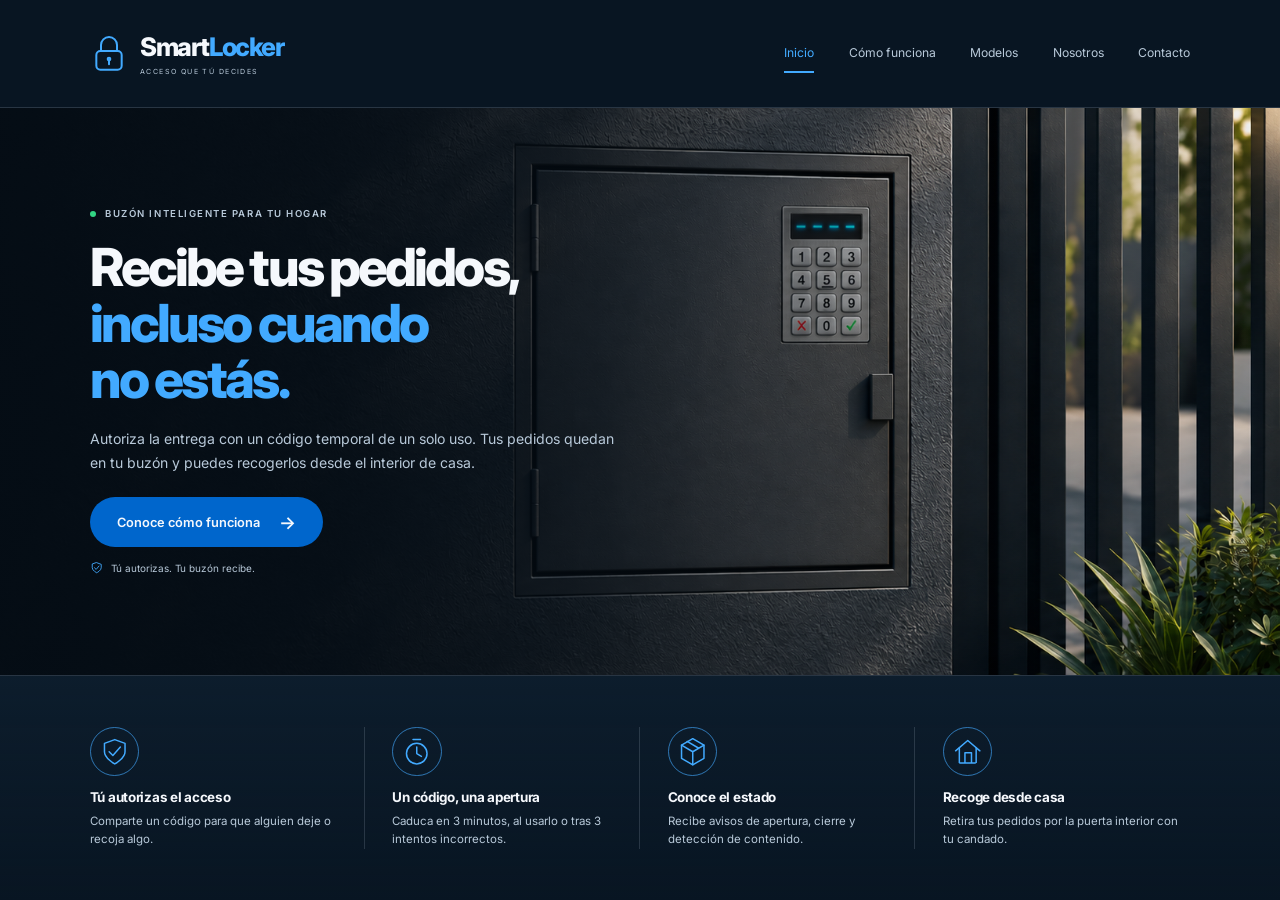
<file: U2_Diseño/SmartLocker/index.html>
<!DOCTYPE html>
<html lang="es">
<head>
    <meta charset="UTF-8">
    <meta name="viewport" content="width=device-width, initial-scale=1">
    <title>SmartLocker</title>
    <link href="https://fonts.googleapis.com/css2?family=Inter:wght@400;600;700;800&display=swap" rel="stylesheet">
    <link rel="stylesheet" href="index.css">
    <script src="index.js" defer></script>
</head>
<body>
    <header>
        <section class="identidad" aria-label="SmartLocker">
            <button id="candado" type="button" aria-label="Animar candado">
                <svg viewBox="0 0 48 56" aria-hidden="true">
                    <path class="arco" d="M12 24V15a12 12 0 0 1 24 0v9"/>
                    <rect x="5" y="24" width="38" height="28" rx="6"/>
                    <circle cx="24" cy="36" r="2"/>
                    <path d="M24 38v6"/>
                </svg>
            </button>
            <p>
                <strong>Smart<span>Locker</span></strong>
                <small>ACCESO QUE TÚ DECIDES</small>
            </p>
        </section>

        <nav aria-label="Navegación principal">
            <a href="index.html" aria-current="page">Inicio</a>
            <a href="como-funciona.html">Cómo funciona</a>
            <a href="modelos.html">Modelos</a>
            <a href="nosotros.html">Nosotros</a>
            <a href="contacto.html">Contacto</a>
        </nav>
    </header>

    <main>
        <section aria-labelledby="titulo">
            <p class="antetitulo">BUZÓN INTELIGENTE PARA TU HOGAR</p>
            <h1 id="titulo">
                Recibe tus pedidos,
                <em>incluso cuando<br>no estás.</em>
            </h1>
            <p class="descripcion">
                Autoriza la entrega con un código temporal de un solo uso.
                Tus pedidos quedan en tu buzón y puedes recogerlos
                desde el interior de casa.
            </p>
            <a class="boton" href="como-funciona.html">
                Conoce cómo funciona <span aria-hidden="true">→</span>
            </a>
            <p class="nota">
                <svg viewBox="0 0 24 24" aria-hidden="true">
                    <path d="m12 3 8 3v6c0 5-8 9-8 9S4 17 4 12V6Z"/>
                    <path d="m8 12 3 3 5-6"/>
                </svg>
                Tú autorizas. Tu buzón recibe.
            </p>
        </section>
    </main>

    <footer aria-label="Beneficios">
        <article>
            <svg viewBox="0 0 32 32" aria-hidden="true">
                <path d="m16 3 11 4v9c0 7-11 13-11 13S5 23 5 16V7Z"/>
                <path d="m10 16 4 4 8-9"/>
            </svg>
            <h2>Tú autorizas el acceso</h2>
            <p>Comparte un código para que alguien deje o recoja algo.</p>
        </article>

        <article>
            <svg viewBox="0 0 32 32" aria-hidden="true">
                <circle cx="16" cy="18" r="11"/>
                <path d="M16 11v7l5 3M12 3h8"/>
            </svg>
            <h2>Un código, una apertura</h2>
            <p>Caduca en 3 minutos, al usarlo o tras 3 intentos incorrectos.</p>
        </article>

        <article>
            <svg viewBox="0 0 32 32" aria-hidden="true">
                <path d="m16 2 12 7v14l-12 7L4 23V9Z"/>
                <path d="M16 16v14M4 9l12 7 12-7M10 5l12 7"/>
            </svg>
            <h2>Conoce el estado</h2>
            <p>Recibe avisos de apertura, cierre y detección de contenido.</p>
        </article>

        <article>
            <svg viewBox="0 0 32 32" aria-hidden="true">
                <path d="M3 15 16 4l13 11"/>
                <path d="M7 12v16h18V12M13 28V17h7v11"/>
            </svg>
            <h2>Recoge desde casa</h2>
            <p>Retira tus pedidos por la puerta interior con tu candado.</p>
        </article>
    </footer>
</body>
</html>
</file>
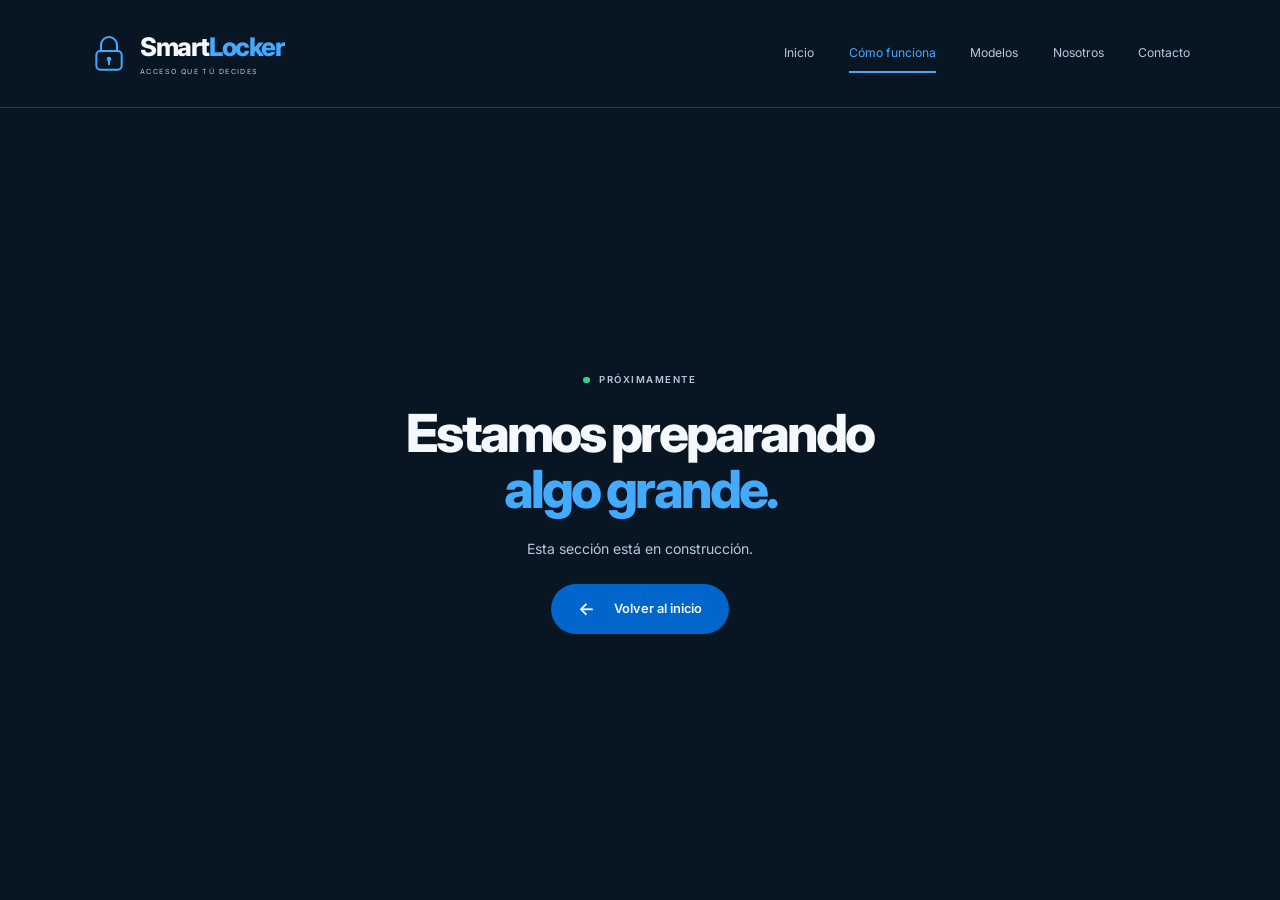
<file: U2_Diseño/SmartLocker/como-funciona.html>
<!DOCTYPE html>
<html lang="es">
<head>
    <meta charset="UTF-8">
    <meta name="viewport" content="width=device-width, initial-scale=1">
    <title>En proceso | SmartLocker</title>
    <link href="https://fonts.googleapis.com/css2?family=Inter:wght@400;600;700;800&display=swap" rel="stylesheet">
    <link rel="stylesheet" href="index.css">
    <script src="index.js" defer></script>
</head>
<body class="en-proceso">
    <header>
        <section class="identidad" aria-label="SmartLocker">
            <button id="candado" type="button">
                <svg viewBox="0 0 48 56" aria-hidden="true">
                    <path class="arco" d="M12 24V15a12 12 0 0 1 24 0v9"/>
                    <rect x="5" y="24" width="38" height="28" rx="6"/>
                    <circle cx="24" cy="36" r="2"/>
                    <path d="M24 38v6"/>
                </svg>
            </button>
            <p>
                <strong>Smart<span>Locker</span></strong>
                <small>ACCESO QUE TÚ DECIDES</small>
            </p>
        </section>

        <nav>
            <a href="index.html">Inicio</a>
            <a href="como-funciona.html">Cómo funciona</a>
            <a href="modelos.html">Modelos</a>
            <a href="nosotros.html">Nosotros</a>
            <a href="contacto.html">Contacto</a>
        </nav>
    </header>

    <main>
        <section>
            <p class="antetitulo">PRÓXIMAMENTE</p>
            <h1 id="titulo">
                Estamos preparando
                <em>algo grande.</em>
            </h1>
            <p class="descripcion">
                Esta sección está en construcción.
            </p>
            <a class="boton" href="index.html">
                <span aria-hidden="true">←</span> Volver al inicio
            </a>
        </section>
    </main>
</body>
</html>
</file>
<file: U2_Diseño/SmartLocker/index.css>
/* General */
:root {
    --fondo: #081522;
    --azul: #42aaff;
    --texto: #f5f8fc;
    --secundario: #b8c9d9;
    --verde: #32d583;
    --margen: 7%;
}
* {
    box-sizing: border-box;
}
body {
    width: 100%;
    height: 100vh;
    height: 100dvh;
    margin: 0;
    display: grid;
    grid-template-rows: 12% 63% 25%;
    background: var(--fondo);
    color: var(--texto);
    font-family: "Inter", Arial, sans-serif;
}
h1, h2, p {
    margin: 0;
}
a {
    color: inherit;
    text-decoration: none;
}
button {
    font: inherit;
    cursor: pointer;
}
a:focus-visible, button:focus-visible {
    outline: 3px solid var(--verde);
    outline-offset: 5px;
}
svg {
    display: block;
    fill: none;
    stroke: currentColor;
    stroke-width: 1.6;
    stroke-linecap: round;
    stroke-linejoin: round;
}
header, main, footer {
    width: 100%;
    min-width: 0;
    min-height: 0;
}

/* ------------------------------------------------------------------*/
body > header {
    display: flex;
    align-items: center;
    justify-content: space-between;
    gap: 4%;
    padding-inline: var(--margen);
    border-bottom: 1px solid #b8c9d92e;
}
.identidad {
    display: flex;
    align-items: center;
    gap: 0.75rem;
    flex-shrink: 0;
}
.identidad strong {
    font-size: clamp(1.15rem, 2vw, 2rem);
    font-weight: 800;
    letter-spacing: -0.055em;
}
.identidad span {
    color: var(--azul);
}
.identidad small {
    display: block;
    margin-top: 0.35rem;
    color: var(--secundario);
    font-size: clamp(0.4rem, 0.55vw, 0.6rem);
    letter-spacing: 0.2em;
}
nav {
    display: flex;
    align-items: center;
    gap: clamp(1rem, 2.7vw, 3rem);
}
nav a {
    padding-block: 0.7rem;
    border-bottom: 2px solid transparent;
    color: var(--secundario);
    font-size: clamp(0.7rem, 0.95vw, 1rem);
    white-space: nowrap;
    transition: color 200ms, border-color 200ms;
}
nav a:hover, nav a[aria-current] {
    color: var(--azul);
    border-bottom-color: var(--azul);
}

/* ------------------------------------------------------------------*/
#candado {
    position: relative;
    width: clamp(2rem, 3vw, 3.3rem);
    padding: 0.2rem;
    border: 0;
    border-radius: 0.5rem;
    background: transparent;
    color: var(--azul);
    transition: color 250ms;
}
#candado svg {
    width: 100%;
    stroke-width: 3;
    overflow: visible;
}
.arco {
    transform-origin: 12px 24px;
    transition: transform 450ms;
}
#candado[data-etapa="bloqueado"] {
    animation: vibrar 400ms;
}
#candado[data-etapa="solicitud"] {
    animation: iluminar 800ms 2;
}
#candado[data-etapa="codigo"]::after,
#candado[data-etapa="validando"]::after {
    content: "******";
    position: absolute;
    top: 0;
    left: 50%;
    color: var(--texto);
    font-size: 0.9rem;
    letter-spacing: 0.12em;
    transform: translate(40px, -8px);
    pointer-events: none;
}
#candado[data-etapa="validando"]::after {
    animation: introducir 1100ms forwards;
}
#candado[data-etapa="abierto"] {
    color: var(--verde);
}
#candado[data-etapa="abierto"] .arco {
    transform: translateY(-7px) rotate(-22deg);
}

/* ------------------------------------------------------------------*/
main {
    display: flex;
    align-items: center;
    padding-inline: var(--margen);
    background-color: #13283b;
    background-image:
        linear-gradient(90deg, #040c14f7 0%, #040c14e8 25%, #040c14ad 47%, #040c1424 73%, #040c1408 100%),
        url("imagenes/buzon.png");
    background-size: cover;
    background-position: center, right center;
    background-repeat: no-repeat;
}
main section {
    width: 55%;
}
.antetitulo {
    display: flex;
    align-items: center;
    gap: 0.6rem;
    color: var(--secundario);
    font-size: clamp(0.48rem, 0.75vw, 0.8rem);
    font-weight: 600;
    letter-spacing: 0.16em;
}
.antetitulo::before {
    content: "";
    width: 0.38rem;
    height: 0.38rem;
    flex-shrink: 0;
    border-radius: 50%;
    background: var(--verde);
}
h1 {
    margin-top: 2.2vh;
    font-size: clamp(2rem, min(4.1vw, 6.8vh), 5.5rem);
    line-height: 1.07;
    font-weight: 800;
    letter-spacing: -0.055em;
}
h1 em {
    display: block;
    color: var(--azul);
    font-style: normal;
}
.descripcion {
    width: 88%;
    margin-top: 2.2vh;
    color: var(--secundario);
    font-size: clamp(0.75rem, min(1.1vw, 1.9vh), 1.15rem);
    line-height: 1.65;
}
.boton {
    display: inline-flex;
    align-items: center;
    gap: 1.2rem;
    margin-top: 2.6vh;
    padding: 1.6vh 1.7rem;
    border-radius: 3rem;
    background: #0066cc;
    font-size: clamp(0.75rem, min(1vw, 1.8vh), 1rem);
    font-weight: 600;
    transition: background 200ms, transform 200ms;
}
.boton:hover {
    background: #005bb8;
    transform: translateY(-3px);
}
.boton span {
    font-size: 1.4em;
}
.nota {
    display: flex;
    align-items: center;
    gap: 0.5rem;
    margin-top: 1.6vh;
    color: var(--secundario);
    font-size: clamp(0.6rem, min(0.78vw, 1.4vh), 0.85rem);
}
.nota svg {
    width: 1.35em;
    height: 1.35em;
    color: var(--azul);
}

/* ------------------------------------------------------------------*/
footer {
    display: grid;
    grid-template-columns: repeat(4, minmax(0, 1fr));
    align-items: center;
    padding-inline: var(--margen);
    border-top: 1px solid #b8c9d92e;
    background: linear-gradient(#13283b66, transparent);
}
footer article {
    padding-inline: 10%;
    border-right: 1px solid #b8c9d92e;
    transition: transform 250ms;
}
footer article:first-child {
    padding-left: 0;
}
footer article:last-child {
    padding-right: 0;
    border: 0;
}
footer article > svg {
    width: clamp(2rem, 5.5vh, 4rem);
    height: clamp(2rem, 5.5vh, 4rem);
    margin-bottom: 1.3vh;
    padding: 0.55rem;
    border: 1px solid #42aaffa6;
    border-radius: 50%;
    color: var(--azul);
    transition: background 250ms, transform 250ms;
}
footer h2 {
    margin-bottom: 0.8vh;
    font-size: clamp(0.7rem, min(1.05vw, 1.9vh), 1.15rem);
    line-height: 1.35;
    letter-spacing: -0.02em;
}
footer p {
    color: var(--secundario);
    font-size: clamp(0.62rem, min(0.9vw, 1.6vh), 0.98rem);
    line-height: 1.55;
}
@media (hover: hover) {
    footer article:hover {
        transform: translateY(-4px);
    }
    footer article:hover > svg {
        background: #42aaff14;
        transform: rotate(-5deg);
    }
}

@keyframes vibrar {
    0%, 100% { transform: rotate(0); }
    20%, 60% { transform: rotate(-12deg); }
    40%, 80% { transform: rotate(12deg); }
}
@keyframes iluminar {
    50% { filter: drop-shadow(0 0 8px var(--azul)); }
}
@keyframes introducir {
    from { opacity: 1; transform: translate(40px, -8px); }
    to { opacity: 0; transform: translate(-50%, 24px) scale(0.4); }
}

@media (max-width: 1200px) {
    :root { --margen: 5%; }
    nav { gap: 1.6rem; }
    main section { width: 59%; }
    .descripcion { width: 90%; }
    footer article { padding-inline: 8%; }
}

@media (max-width: 900px) and (orientation: portrait) {
    body { grid-template-rows: 12% 62% 26%; }
    body > header {
        flex-direction: column;
        justify-content: center;
        gap: 1.1vh;
    }
    .identidad strong { font-size: 1.65rem; }
    .identidad small { font-size: 0.5rem; }
    nav {
        width: 100%;
        justify-content: center;
        gap: 5%;
    }
    nav a { font-size: 0.8rem; padding-block: 0.4rem; }
    main { background-position: center, 65% center; }
    main section { width: 78%; }
    h1 { font-size: min(6.8vw, 5vh); }
    .descripcion { width: 83%; font-size: min(1.9vw, 1.65vh); }
    footer h2 { font-size: 0.8rem; }
    footer p { font-size: 0.7rem; }
}

@media (max-width: 600px) and (orientation: portrait) {
    :root { --margen: 6%; }
    body { grid-template-rows: 14% 58% 28%; }
    body > header { gap: 0.7vh; }
    .identidad { gap: 0.5rem; }
    .identidad strong { font-size: clamp(1.15rem, 5.5vw, 1.5rem); }
    .identidad small { margin-top: 0.2rem; font-size: 0.38rem; }
    #candado { width: 1.9rem; }
    nav { justify-content: space-between; gap: 2%; }
    nav a { font-size: clamp(0.56rem, 2.45vw, 0.75rem); }
    main {
        background-image:
            linear-gradient(90deg, #040c14f2, #040c14c2 65%, #040c146b),
            url("imagenes/buzon.png");
    }
    main section { width: 100%; }
    .antetitulo { font-size: clamp(0.43rem, 1.9vw, 0.65rem); letter-spacing: 0.11em; }
    h1 { margin-top: 1.6vh; font-size: min(8.1vw, 4.8vh); }
    .descripcion {
        width: 94%;
        margin-top: 1.6vh;
        font-size: clamp(0.68rem, min(3.2vw, 1.65vh), 0.92rem);
        line-height: 1.6;
    }
    .boton {
        gap: 0.9rem;
        margin-top: 2vh;
        padding: 1.5vh 1.2rem;
        font-size: clamp(0.68rem, 3vw, 0.9rem);
    }
    .nota { margin-top: 1.4vh; font-size: clamp(0.55rem, 2.4vw, 0.7rem); }
    footer {
        grid-template-columns: repeat(2, minmax(0, 1fr));
        grid-template-rows: repeat(2, minmax(0, 1fr));
        align-items: stretch;
        padding-block: 1vh;
        column-gap: 6%;
    }
    footer article {
        display: grid;
        grid-template-columns: auto minmax(0, 1fr);
        align-content: center;
        gap: 0.35vh 0.5rem;
        padding: 0;
        border: 0;
    }
    footer article > svg {
        width: 1.45rem;
        height: 1.45rem;
        margin: 0;
        padding: 0.27rem;
    }
    footer h2 {
        align-self: center;
        margin: 0;
        font-size: clamp(0.6rem, min(2.7vw, 1.5vh), 0.78rem);
        line-height: 1.25;
    }
    footer p {
        grid-column: 1 / -1;
        font-size: clamp(0.55rem, min(2.55vw, 1.35vh), 0.72rem);
        line-height: 1.4;
    }
}

@media (max-height: 550px) and (orientation: landscape) {
    :root { --margen: 4%; }
    body { grid-template-rows: 15% 60% 25%; }
    .identidad strong { font-size: 1.2rem; }
    .identidad small { font-size: 0.35rem; margin-top: 0.2rem; }
    #candado { width: 1.8rem; }
    nav { gap: 1rem; }
    nav a { font-size: 0.65rem; padding-block: 0.35rem; }
    main section { width: 66%; }
    .antetitulo { font-size: 0.45rem; }
    h1 { margin-top: 1.3vh; font-size: 6.2vh; }
    .descripcion { margin-top: 1.2vh; font-size: 2.2vh; line-height: 1.45; }
    .boton { margin-top: 1.5vh; padding: 1.1vh 1rem; font-size: 2.2vh; }
    .nota { margin-top: 1vh; font-size: 1.8vh; }
    footer article > svg { width: 5.5vh; height: 5.5vh; padding: 1vh; margin-bottom: 0.7vh; }
    footer h2 { font-size: 2.2vh; margin-bottom: 0.5vh; }
    footer p { font-size: 1.95vh; line-height: 1.35; }
}

@media (prefers-reduced-motion: reduce) {
    *, *::before, *::after {
        animation: none !important;
        transition: none !important;
    }
}

body.en-proceso {
    grid-template-rows: 12% 88%;
}
.en-proceso main {
    justify-content: center;
    background: var(--fondo);
    text-align: center;
}
.en-proceso main section {
    width: 100%;
}
.en-proceso .antetitulo {
    justify-content: center;
}
.en-proceso .descripcion {
    width: 100%;
}
@media (max-width: 600px) and (orientation: portrait) {
    body.en-proceso {
        grid-template-rows: 14% 86%;
    }
}
@media (max-height: 550px) and (orientation: landscape) {
    body.en-proceso {
        grid-template-rows: 15% 85%;
    }
}
@media (max-width: 500px) and (orientation: portrait) {
    body:not(.en-proceso) main {
        background: linear-gradient(135deg, #081522, #13283b);
    }
}
</file>
